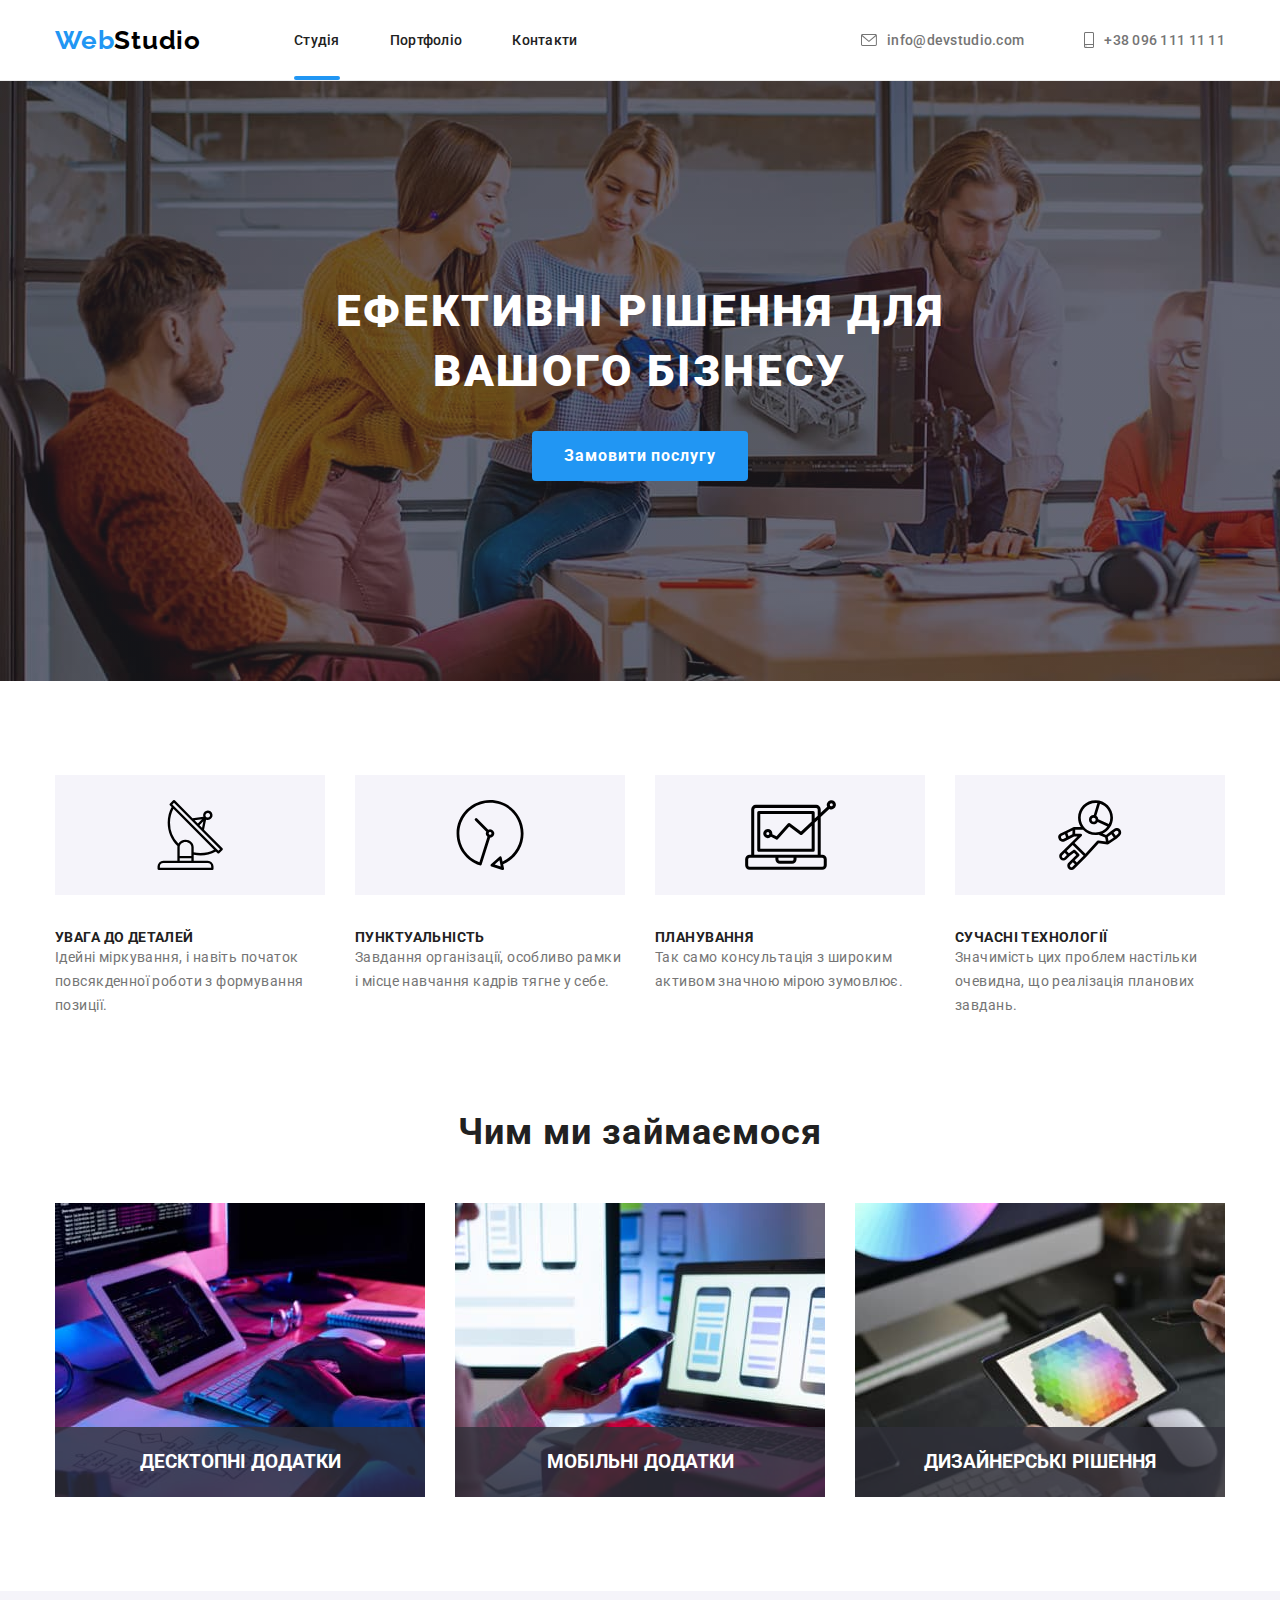
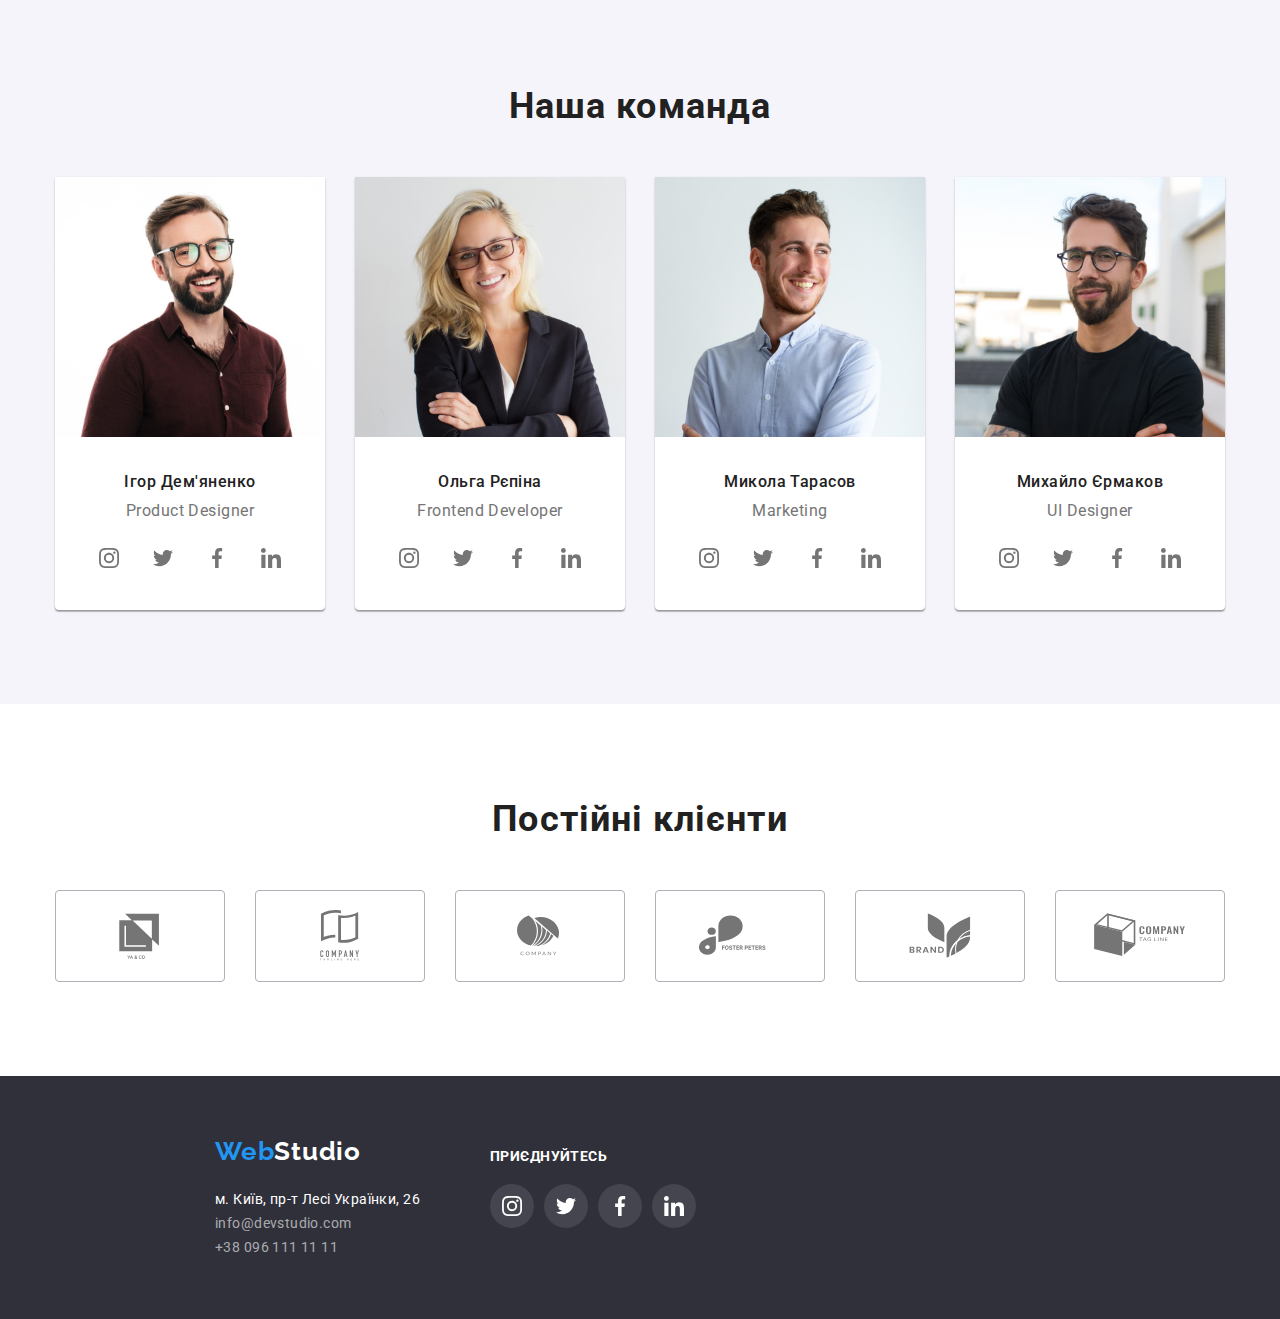
<file: index.html>
<!DOCTYPE html>
<html lang="en">
  <head>
    <meta charset="UTF-8" />
    <meta http-equiv="X-UA-Compatible" content="IE=edge" />
    <meta name="viewport" content="width=device-width, initial-scale=1.0" />
    <title>WebStudio</title>
    <link rel="preconnect" href="https://fonts.googleapis.com">
    <link rel="preconnect" href="https://fonts.gstatic.com" crossorigin>
    <link href="https://fonts.googleapis.com/css2?family=Raleway:wght@700&family=Roboto:wght@400;500;700;900&display=swap" rel="stylesheet">
    <link rel="stylesheet" href="https://cdnjs.cloudflare.com/ajax/libs/modern-normalize/1.1.0/modern-normalize.min.css">
    <link rel="stylesheet" href="./css/styles.css">
  </head>
  <body>
    <!-- Header -->
    <header>
      <nav class="container main-nav">
        <a class="logo" href="./index.html">Web<span class="part-logo">Studio</span></a>
        <ul class="site-nav">
          <li class="item">
            <a class="link active" href="./index.html">Студія</a>
          </li>
          <li class="item">
            <a class="link" href="./portfolio.html">Портфоліо</a>
          </li>
          <li class="item">
            <a class="link" href="">Контакти</a>
          </li>
        </ul>
        <ul class="contact">
          <li class="item">
            <a class="link" href="mailto:info@devstudio.com">
              <svg class="mail-icon" width="16" height="12">
                <use href="./images/sprite.svg#icon-envelope"></use> 
              </svg>
              info@devstudio.com
            </a>
          </li>
          <li class="item">
            <a class="link" href="tel:+380961111111">
              <svg class="phone-icon" width="10" height="16">
                <use href="./images/sprite.svg#icon-smartphone"></use>
              </svg>
              +38 096 111 11 11
              </a>
          </li>
        </ul>
      </nav>
    </header>
    <main>
      <!-- Hero -->
      <section class="section hero">
        <h1 class="hero-tittle">Ефективні рішення для вашого бізнесу</h1>
        <button class="hero-button" type="button" data-modal-open>Замовити послугу</button>
      </section>
      <!-- Benefits -->
      <section class="section benefits">
        <div class="container">
          <h2 class="section-title">Переваги</h2>
              <ul class="benefits-list">
                  <li class="item icon-atention">
                    <svg class="icon" width="270" height="120">
                      <use href="./images/sprite.svg#icon-atention"></use>
                    </svg>
                      <h3 class="benefits-title">УВАГА ДО ДЕТАЛЕЙ</h3>
                      <p>
                        Ідейні міркування, і навіть початок повсякденної роботи з
                        формування позиції.
                      </p>
                  </li>
                  <li class="item icon-punctuality">
                    <svg class="icon" width="270" height="120">
                      <use href="./images/sprite.svg#icon-punctuality"></use>
                    </svg>
                      <h3 class="benefits-title">ПУНКТУАЛЬНІСТЬ</h3>
                      <p>
                        Завдання організації, особливо рамки і місце навчання кадрів тягне
                        у себе.
                      </p>
                  </li>
                  <li class="item icon-planning">
                    <svg class="icon" width="270" height="120">
                      <use href="./images/sprite.svg#icon-planning"></use>
                    </svg>
                      <h3 class="benefits-title">ПЛАНУВАННЯ</h3>
                      <p>
                        Так само консультація з широким активом значною мірою зумовлює.
                      </p>
                  </li>
                  <li class="item icon-modern">
                    <svg class="icon" width="270" height="120">
                      <use href="./images/sprite.svg#icon-modern"></use>
                    </svg>
                      <h3 class="benefits-title">СУЧАСНІ ТЕХНОЛОГІЇ</h3>
                      <p>
                        Значимість цих проблем настільки очевидна, що реалізація планових
                        завдань.
                      </p>
                  </li>
              </ul>
        </div>
      </section>
      <!-- What we do -->
      <section class="section specialization">
        <div class="container">
          <h2 class="section-title">Чим ми займаємося</h2>
          <ul class="specialization-list">
            <li class="item">
              <a href=""><img src="./images/img.jpg" alt="десктопні додатки" width="370"></a>
              <h3>десктопні додатки</h3>
            </li>
            <li class="item">
              <a href=""><img src="./images/img1.jpg" alt="мобільні додатки" width="370"></a>
              <h3>мобільні додатки</h3>
            </li>
            <li class="item">
              <a href=""></a><img src="./images/img2.jpg" alt="дизайнерські рішення" width="370"></a>
              <h3>дизайнерські рішення</h3>
            </li>
          </ul>
        </div>
      </section>
      <!-- Our team -->
      <section class="section team">
        <div class="container">
          <h2 class="section-title">Наша команда</h2>
          <ul class="team-list">
            <li class="item">
              <img src="./images/pers1.jpg" alt="фото спеціаліста" width="270" />
                <h3 class="team-title">Ігор Дем'яненко</h3>
                <p>Product Designer</p>
                <ul class="social-icon">
                  <li class="social-item">
                    <a href="" class="social-link">
                      <svg class="icon" width="20" height="20">
                        <use href="./images/sprite.svg#icon-instagram"></use>>
                      </svg>
                    </a>
                  </li>
                  <li class="social-item">
                    <a href="" class="social-link">
                      <svg class="icon" width="20" height="20">
                        <use href="./images/sprite.svg#icon-twitter"></use>>
                      </svg>
                    </a>
                  </li>
                  <li class="social-item">
                    <a href="" class="social-link">
                      <svg class="icon" width="20" height="20">
                        <use href="./images/sprite.svg#icon-facebook"></use>>
                      </svg>
                    </a>
                  </li>
                  <li class="social-item">
                    <a href="" class="social-link">
                      <svg class="icon" width="20" height="20">
                        <use href="./images/sprite.svg#icon-linkedin"></use>>
                      </svg>
                    </a>
                  </li>
                </ul>
            </li>
            <li class="item">
              <img src="./images/pers2.jpg" alt="фото спеціаліста" width="270" />
              <h3 class="team-title">Ольга Рєпіна</h3>
              <p>Frontend Developer</p>
              <ul class="social-icon">
                <li class="social-item">
                  <a href="" class="social-link">
                    <svg class="icon" width="20" height="20">
                      <use href="./images/sprite.svg#icon-instagram"></use>>
                    </svg>
                  </a>
                </li>
                <li class="social-item">
                  <a href="" class="social-link">
                    <svg class="icon" width="20" height="20">
                      <use href="./images/sprite.svg#icon-twitter"></use>>
                    </svg>
                  </a>
                </li>
                <li class="social-item">
                  <a href="" class="social-link">
                    <svg class="icon" width="20" height="20">
                      <use href="./images/sprite.svg#icon-facebook"></use>>
                    </svg>
                  </a>
                </li>
                <li class="social-item">
                  <a href="" class="social-link">
                    <svg class="icon" width="20" height="20">
                      <use href="./images/sprite.svg#icon-linkedin"></use>>
                    </svg>
                  </a>
                </li>
              </ul>
            </li>
            <li class="item">
              <img src="./images/pers3.jpg" alt="фото спеціаліста" width="270" />
              <h3 class="team-title">Микола Тарасов</h3>
              <p>Marketing</p>
              <ul class="social-icon">
                <li class="social-item">
                  <a href="" class="social-link">
                    <svg class="icon" width="20" height="20">
                      <use href="./images/sprite.svg#icon-instagram"></use>>
                    </svg>
                  </a>
                </li>
                <li class="social-item">
                  <a href="" class="social-link">
                    <svg class="icon" width="20" height="20">
                      <use href="./images/sprite.svg#icon-twitter"></use>>
                    </svg>
                  </a>
                </li>
                <li class="social-item">
                  <a href="" class="social-link">
                    <svg class="icon" width="20" height="20">
                      <use href="./images/sprite.svg#icon-facebook"></use>>
                    </svg>
                  </a>
                </li>
                <li class="social-item">
                  <a href="" class="social-link">
                    <svg class="icon" width="20" height="20">
                      <use href="./images/sprite.svg#icon-linkedin"></use>>
                    </svg>
                  </a>
                </li>
              </ul>
            </li>
            <li class="item">
              <img src="./images/pers4.jpg" alt="фото спеціаліста" width="270" />
              <h3 class="team-title">Михайло Єрмаков</h3>
              <p>UI Designer</p>
              <ul class="social-icon">
                <li class="social-item">
                  <a href="" class="social-link">
                    <svg class="icon" width="20" height="20">
                      <use href="./images/sprite.svg#icon-instagram"></use>>
                    </svg>
                  </a>
                </li>
                <li class="social-item">
                  <a href="" class="social-link">
                    <svg class="icon" width="20" height="20">
                      <use href="./images/sprite.svg#icon-twitter"></use>>
                    </svg>
                  </a>
                </li>
                <li class="social-item">
                  <a href="" class="social-link">
                    <svg class="icon" width="20" height="20">
                      <use href="./images/sprite.svg#icon-facebook"></use>>
                    </svg>
                  </a>
                </li>
                <li class="social-item">
                  <a href="" class="social-link">
                    <svg class="icon" width="20" height="20">
                      <use href="./images/sprite.svg#icon-linkedin"></use>>
                    </svg>
                  </a>
                </li>
              </ul>
            </li>
          </ul>
        </div>
      </section>
      <section class="section clients">
        <div class="container">
          <h2 class="section-title">Постійні клієнти</h2>
          <ul class="clients-list">
            <li class="item">
              <a href="" class="link">
                <svg class="client-icon">
                  <use href="./images/sprite.svg#icon-company1"></use>
                </svg>
              </a>
            </li>
            <li class="item">
              <a href="" class="link">
                <svg class="client-icon">
                  <use href="./images/sprite.svg#icon-company2"></use>
                </svg>
              </a>
            </li>
            <li class="item">
              <a href="" class="link">
                <svg class="client-icon">
                  <use href="./images/sprite.svg#icon-company3"></use>
                </svg>
              </a>
            </li>
            <li class="item">
              <a href="" class="link">
                <svg class="client-icon">
                  <use href="./images/sprite.svg#icon-company4"></use>
                </svg>
              </a>
            </li>
            <li class="item">
              <a href="" class="link">
                <svg class="client-icon">
                  <use href="./images/sprite.svg#icon-company5"></use>
                </svg>
              </a>
            </li>
            <li class="item">
              <a href="" class="link">
                <svg class="client-icon">
                  <use href="./images/sprite.svg#icon-company6"></use>
                </svg>
              </a>
            </li>
          </ul>
        </div>
      </section>
    </main>
    <!-- Footer -->
    <footer>
      <div class="footer-info">
        <a class="logo" href="./index.html">Web<span class="logo-footer">Studio</span></a>
        <address>
          <ul class="footer-list">
            <li>
              <a class="link adress" href="https://goo.gl/maps/mhP16A6NYwnRhTqU8" target="_blank"
                rel="noreferrer noopener nofollow">м. Київ, пр-т Лесі Українки, 26</a>
            </li>
            <li><a class="link" href="mailto:info@devstudio.com">info@devstudio.com</a></li>
            <li><a class="link" href="tel:+380961111111">+38 096 111 11 11</a></li>
          </ul>
        </address>
      </div>
      <div class="footer-icons">
        <h1>приєднуйтесь</h1>
        <ul class="social-icon">
          <li class="social-item">
            <a href="" class="social-link">
              <svg class="icon" width="20" height="20">
                <use href="./images/sprite.svg#icon-instagram"></use>>
              </svg>
            </a>
          </li>
          <li class="social-item">
            <a href="" class="social-link">
              <svg class="icon" width="20" height="20">
                <use href="./images/sprite.svg#icon-twitter"></use>>
              </svg>
            </a>
          </li>
          <li class="social-item">
            <a href="" class="social-link">
              <svg class="icon" width="20" height="20">
                <use href="./images/sprite.svg#icon-facebook"></use>>
              </svg>
            </a>
          </li>
          <li class="social-item">
            <a href="" class="social-link">
              <svg class="icon" width="20" height="20">
                <use href="./images/sprite.svg#icon-linkedin"></use>>
              </svg>
            </a>
          </li>
        </ul>
      </div>
    </footer>
    <div class="backdrop is-hidden" data-modal>
      <div class="modal">
        <button class="modal-close" data-modal-close>
          <svg width="18" height="18" viewBox="0 0 18 18" fill="none" xmlns="http://www.w3.org/2000/svg">
            <path
              d="M15 4.10786L13.8921 3L9.5 7.39214L5.10786 3L4 4.10786L8.39214 8.5L4 12.8921L5.10786 14L9.5 9.60786L13.8921 14L15 12.8921L10.6079 8.5L15 4.10786Z"
              fill="black" />
          </svg>
        </button>
      </div>
    </div>
    <script src="./js/modal.js"></script>
  </body>
</html>
</file>
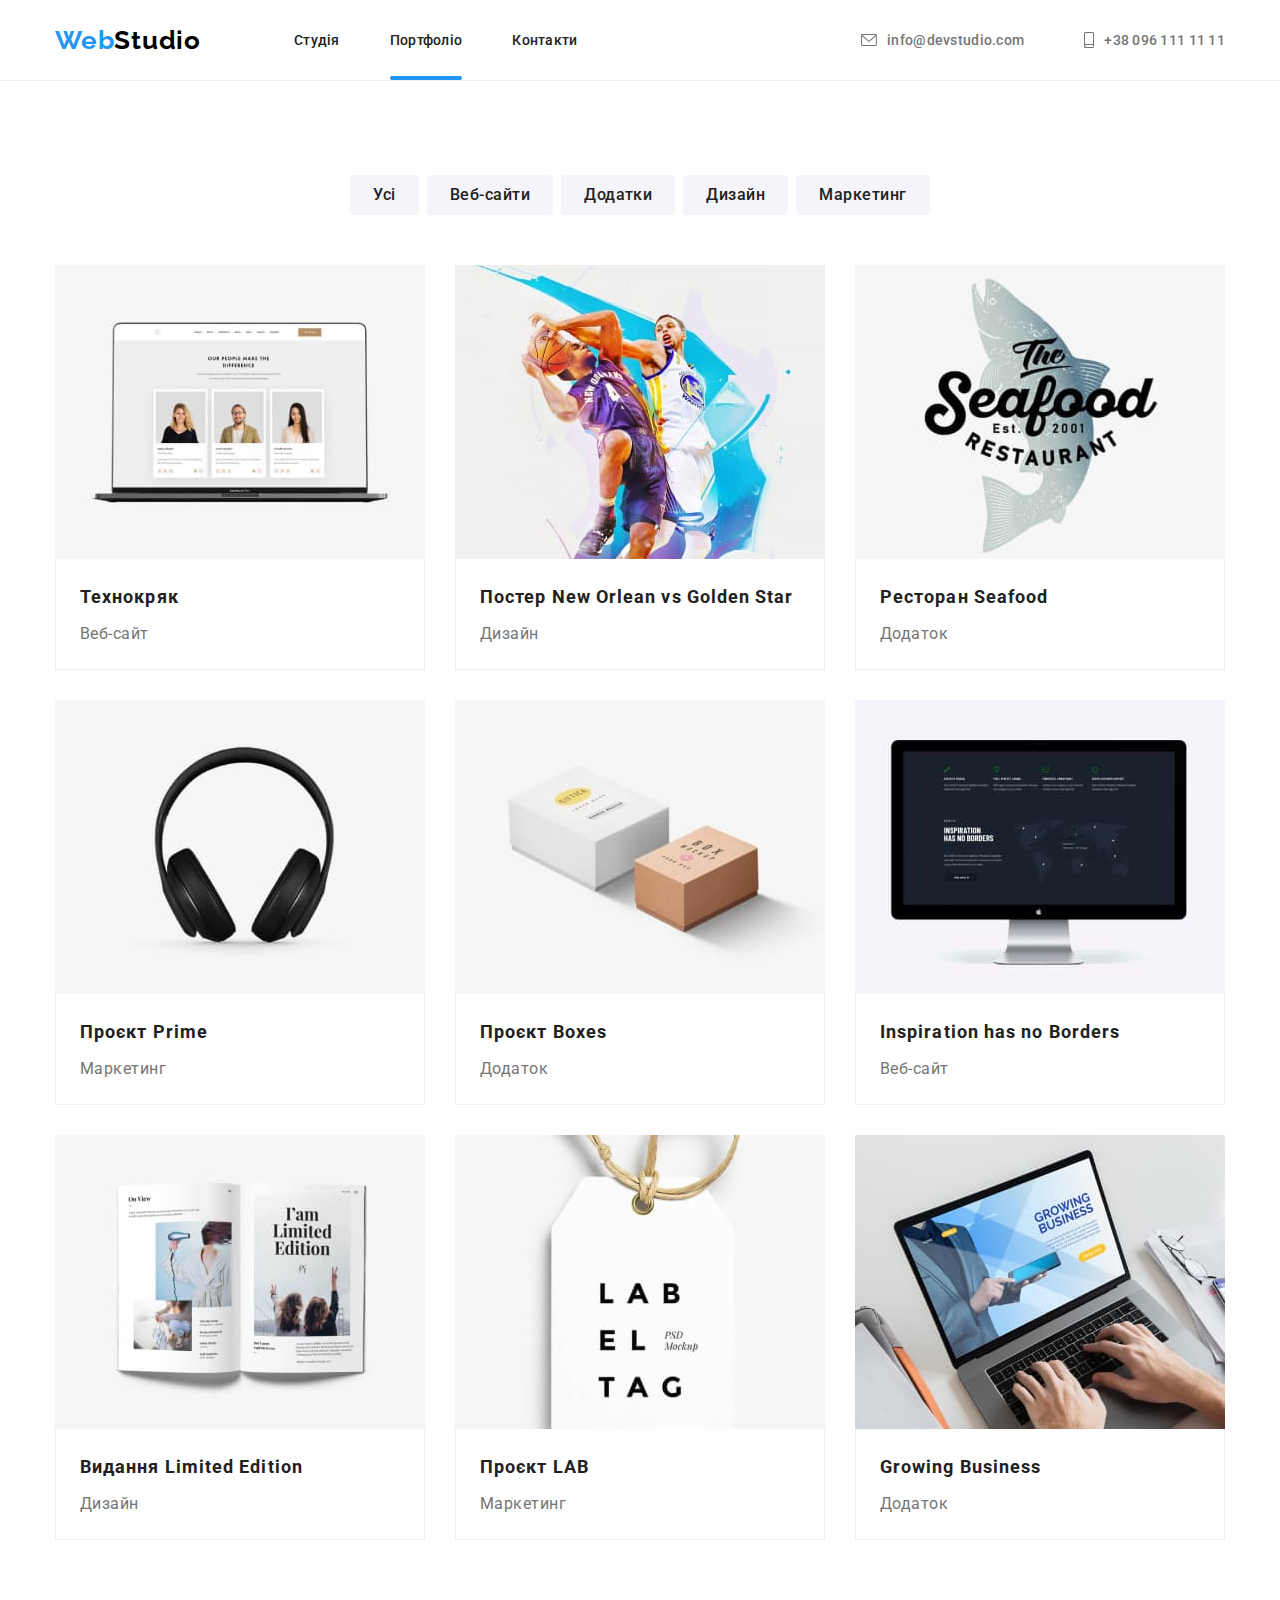
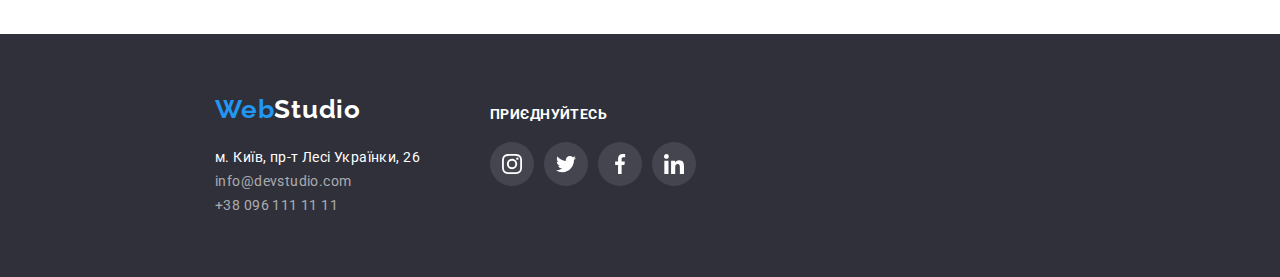
<file: portfolio.html>
<!DOCTYPE html>
<html lang="en">
  <head>
    <meta charset="UTF-8" />
    <meta http-equiv="X-UA-Compatible" content="IE=edge" />
    <meta name="viewport" content="width=device-width, initial-scale=1.0" />
    <title>Portfolio</title>
    <link rel="preconnect" href="https://fonts.googleapis.com">
    <link rel="preconnect" href="https://fonts.gstatic.com" crossorigin>
    <link href="https://fonts.googleapis.com/css2?family=Raleway:wght@700&family=Roboto:wght@400;500;700;900&display=swap" rel="stylesheet">
    <link rel="stylesheet" href="https://cdnjs.cloudflare.com/ajax/libs/modern-normalize/1.1.0/modern-normalize.min.css">
    <link rel="stylesheet" href="./css/styles.css">
  </head>
  <body>
    <!-- Header -->
    <header>
      <nav class="container main-nav">
        <a class="logo" href="./index.html">Web<span class="part-logo">Studio</span></a>
        <ul class="site-nav">
          <li class="item">
            <a class="link" href="./index.html">Студія</a>
          </li>
          <li class="item">
            <a class="link active" href="./portfolio.html">Портфоліо</a>
          </li>
          <li class="item">
            <a class="link" href="">Контакти</a>
          </li>
        </ul>
        <ul class="contact">
          <li class="item">
            <a class="link" href="mailto:info@devstudio.com">
              <svg class="mail-icon" width="16" height="12">
                <use href="./images/sprite.svg#icon-envelope"></use>
              </svg>
              info@devstudio.com
            </a>
          </li>
          <li class="item">
            <a class="link" href="tel:+380961111111">
              <svg class="phone-icon" width="10" height="16">
                <use href="./images/sprite.svg#icon-smartphone"></use>
              </svg>
              +38 096 111 11 11
            </a>
          </li>
        </ul>
      </nav>
    </header>
    <main>
      <section class="section portfolio">
        <div class="container">
          <h1>Наші роботи</h1>
              <ul class="list-buttons">
                <li class="item"><button class="button" type="button">Усі</button></li>
                <li class="item"><button class="button" type="button">Веб-сайти</button></li>
                <li class="item"><button class="button" type="button">Додатки</button></li>
                <li class="item"><button class="button" type="button">Дизайн</button></li>
                <li class="item"><button class="button" type="button">Маркетинг</button></li>
              </ul>
              <ul class="project-list">
                <li class="item">
                  <a class="project-link" href="">
                    <div class="project-img">
                      <img src="./images/project1.jpg" alt="тенокряк">
                      <p class="project-discr">Ресурс пропонує комплексні пропозиції з різним рівнем функціоналу та сервісів. Все це дозволить відвідувачу отримати вичерпні відомості про компанію чи приватну особу.</p>
                    </div>
                    <div class="project-info">
                      <h2>Технокряк</h2>
                      <p>Веб-сайт</p>
                    </div>
                  </a>
                </li>
                <li class="item">
                  <a class="project-link" href="">
                    <div class="project-img">
                      <img src="./images/project2.jpg" alt="постер">
                      <p class="project-discr"></p>
                    </div>
                    <div class="project-info">
                      <h2>Постер New Orlean vs Golden Star</h2>
                      <p>Дизайн</p>
                    </div>
                  </a>
                </li>
                <li class="item">
                  <a class="project-link" href="">
                    <div class="project-img">
                      <img src="./images/project3.jpg" alt="ресторан">
                      <p class="project-discr"></p>
                    </div>
                    <div class="project-info">
                      <h2>Ресторан Seafood</h2>
                      <p>Додаток</p>
                    </div>
                  </a>
                </li>
                <li class="item">
                  <a class="project-link" href="">
                    <div class="project-img">
                      <img src="./images/project4.jpg" alt="проект">
                      <p class="project-discr"></p>
                    </div>
                    <div class="project-info">
                      <h2>Проєкт Prime</h2>
                      <p>Маркетинг</p>
                    </div>
                  </a>
                </li>
                <li class="item">
                  <a class="project-link" href="">
                    <div class="project-img">
                      <img src="./images/project5.jpg" alt="проект">
                      <p class="project-discr"></p>
                    </div>
                    <div class="project-info">
                      <h2>Проєкт Boxes</h2>
                      <p>Додаток</p>
                    </div>
                  </a>
                </li>
                <li class="item">
                  <a class="project-link" href="">
                    <div class="project-img">
                      <img src="./images/project6.jpg" alt="натхнення без кордонів">
                      <p class="project-discr"></p>
                    </div>
                    <div class="project-info">
                      <h2>Inspiration has no Borders</h2>
                      <p>Веб-сайт</p>
                    </div>
                  </a>
                </li>
                <li class="item">
                  <a class="project-link" href="">
                    <div class="project-img">
                      <img src="./images/project7.jpg" alt="видання">
                      <p class="project-discr"></p>
                    </div>
                    <div class="project-info">
                      <h2>Видання Limited Edition</h2>
                      <p>Дизайн</p>
                    </div>
                  </a>
                </li>
                <li class="item">
                  <a class="project-link" href="">
                    <div class="project-img">
                      <img src="./images/project8.jpg" alt="проект">
                      <p class="project-discr"></p>
                    </div>
                    <div class="project-info">
                      <h2>Проєкт LAB</h2>
                      <p>Маркетинг</p>
                    </div>
                  </a>
                </li>
                <li class="item">
                  <a class="project-link" href="">
                    <div class="project-img">
                      <img src="./images/project9.jpg" alt="зростаючий бізнес">
                      <p class="project-discr"></p>
                    </div>
                    <div class="project-info">
                      <h2>Growing Business</h2>
                      <p>Додаток</p>
                    </div>
                  </a>
                </li>
              </ul>
        </div>
        </section>
    </main>
    <!-- Footer -->
    <footer>
      <div class="footer-info">
        <a class="logo" href="./index.html">Web<span class="logo-footer">Studio</span></a>
        <address>
          <ul class="footer-list">
            <li>
              <a class="link adress" href="https://goo.gl/maps/mhP16A6NYwnRhTqU8" target="_blank"
                rel="noreferrer noopener nofollow">м. Київ, пр-т Лесі Українки, 26</a>
            </li>
            <li><a class="link" href="mailto:info@devstudio.com">info@devstudio.com</a></li>
            <li><a class="link" href="tel:+380961111111">+38 096 111 11 11</a></li>
          </ul>
        </address>
      </div>
      <div class="footer-icons">
        <h1>приєднуйтесь</h1>
        <ul class="social-icon">
          <li class="social-item">
            <a href="" class="social-link">
              <svg class="icon" width="20" height="20">
                <use href="./images/sprite.svg#icon-instagram"></use>>
              </svg>
            </a>
          </li>
          <li class="social-item">
            <a href="" class="social-link">
              <svg class="icon" width="20" height="20">
                <use href="./images/sprite.svg#icon-twitter"></use>>
              </svg>
            </a>
          </li>
          <li class="social-item">
            <a href="" class="social-link">
              <svg class="icon" width="20" height="20">
                <use href="./images/sprite.svg#icon-facebook"></use>>
              </svg>
            </a>
          </li>
          <li class="social-item">
            <a href="" class="social-link">
              <svg class="icon" width="20" height="20">
                <use href="./images/sprite.svg#icon-linkedin"></use>>
              </svg>
            </a>
          </li>
        </ul>
      </div>
    </footer>
  </body>
</html>
</file>
<file: css/styles.css>
/* основний колір фону білий #FFFFFF */
/* акцент #2196F3 */
/* вторинний колір фону #2F303A */

:root {
  --primary-text-color: #757575;
  --title-text-color: #212121;
  --accent-color: #2196f3;
}

body {
  font-family: Roboto, sans-serif;
  background-color: #ffffff;
  color: var(--primary-text-color);
  overflow-x: hidden;
}

ul {
  list-style: none;
}

h1,
h2,
h3,
p,
ul {
  margin: 0 0;
  padding: 0 0;
}

.link {
  text-decoration: none;
}

.container {
  margin: 0 auto;
  width: 1200px;
  padding: 0 15px;
}

.section {
  padding-bottom: 94px;
  padding-top: 94px;
}

header {
  border-bottom: 1px solid #ececec;
}

.main-nav {
  display: flex;
  align-items: center;
}

/* Logo */

.logo {
  font-family: Raleway, sans-serif;
  color: var(--accent-color);
  font-weight: 700;
  font-size: 26px;
  line-height: calc(31 / 26);
  letter-spacing: 0.03em;
  text-decoration: none;
}

.part-logo {
  color: #000;
}

/* Site-nav */

.site-nav {
  display: flex;
  margin-left: 93px;
}

.contact .link,
.site-nav .link {
  display: block;
  padding-top: 32px;
  padding-bottom: 32px;
}

.contact .item + .item,
.site-nav .item + .item {
  margin-left: 50px;
}
.contact {
  display: flex;
  margin-left: auto;
}

.site-nav .link {
  display: block;
  position: relative;
  font-weight: 500;
  font-size: 14px;
  line-height: calc(16 / 14);
  letter-spacing: 0.02em;
  color: var(--title-text-color);
}

.site-nav .link::after {
  content: '';
  position: absolute;
  display: block;
  bottom: 0;
  width: 100%;
  height: 4px;
  background-color: var(--accent-color);
  border-radius: 2px;
  opacity: 0;
  transition-property: opacity;
  transition-duration: 250ms;
  transition-timing-function: cubic-bezier(0.4, 0, 0.2, 1);
}

.site-nav .active::after {
  opacity: 1;
}

.mail-icon,
.phone-icon {
  margin-right: 10px;
  fill: currentColor;
}

.contact .link {
  padding-left: 10px;
  display: flex;
  align-items: center;
  justify-content: center;

  font-weight: 500;
  font-size: 14px;
  line-height: calc(16 / 14);
  letter-spacing: 0.02em;
  color: var(--primary-text-color);
}

.contact .mail-icon:hover,
.contact .mail-icon:focus,
.contact .phone-icon:hover,
.contact .phone-icon:focus {
  transition-property: fill;
  transition-duration: 250ms;
  transition-timing-function: cubic-bezier(0.4, 0, 0.2, 1);
  fill: var(--accent-color);
  transition: 250ms cubic-bezier(0.4, 0, 0.2, 1);
}

.site-nav .link:hover,
.site-nav .link:focus,
.contact .link:hover,
.contact .link:focus,
.footer-list .link:hover,
.footer-list .link:focus {
  color: var(--accent-color);
  transition: 250ms cubic-bezier(0.4, 0, 0.2, 1);
}

/* Hero */

.hero {
  max-width: 1600px;
  height: 600px;
  margin-left: auto;
  margin-right: auto;
  background-image: linear-gradient(
      to right,
      rgba(47, 48, 58, 0.4),
      rgba(47, 48, 58, 0.4)
    ),
    url(../images/backgrond-hero.jpg);
  background-color: rgba(47, 48, 58, 0.4);
  text-align: center;
  padding-top: 200px;
  padding-bottom: 200px;
}

.hero-button {
  width: 216px;
  height: 50px;
  margin-top: 30px;
  border-radius: 4px;
  border: 1px solid transparent;
  background-color: var(--accent-color);
  color: #ffffff;
  font-weight: 700;
  font-style: 16px;
  line-height: calc(30 / 16);
  letter-spacing: 0.06em;
}

.hero-tittle {
  width: 696px;
  margin-left: auto;
  margin-right: auto;
  color: #ffffff;
  font-weight: 900;
  font-size: 44px;
  line-height: 60px;
  letter-spacing: 0.06em;
  text-transform: uppercase;
}

.section-title {
  color: var(--title-text-color);
  font-weight: 700;
  font-size: 36px;
  line-height: calc(42 / 36);
  text-align: center;
  letter-spacing: 0.03em;
}

/* Benefits */

.benefits .section-title {
  display: none;
}

.benefits-list .icon {
  background-color: #f5f4fa;
  padding-top: 25px;
  padding-bottom: 25px;
  margin-bottom: 30px;
}

.benefits-list,
.specialization-list,
.team-list {
  display: flex;
}

.benefits-title {
  color: var(--title-text-color);
  font-weight: 700;
  font-size: 14px;
  line-height: calc(16 / 14);
  letter-spacing: 0.03em;
}

.benefits {
  padding-bottom: 0;
}

.benefits .item,
.team-list .item {
  width: 270px;
  margin-right: 30px;
}

.benefits .item:last-child,
.team-list .item:last-child,
.specialization-list .item:last-child {
  margin-right: 0;
}

.benefits p {
  font-size: 14px;
  line-height: calc(24 / 14);
  letter-spacing: 0.03em;
}

/* Specialization */

.specialization .section-title {
  margin-bottom: 50px;
}

.specialization-list .item {
  width: 370px;
  margin-right: 30px;
  position: relative;
}

.specialization-list img {
  display: block;
}

.specialization-list {
  align-items: center;
}

.specialization-list h3 {
  display: flex;
  position: absolute;
  bottom: 0;
  width: 370px;
  height: 70px;
  justify-content: center;
  align-items: center;
  background-color: rgba(47, 48, 58, 0.8);
  text-transform: uppercase;
  color: #fff;
}

/* Our team */

.section.team {
  background-color: #f5f4fa;
}

.team .section-title {
  margin-bottom: 50px;
}

.team .item {
  background-color: #fff;
  width: 270px;
  border-bottom-left-radius: 4px;
  border-bottom-right-radius: 4px;
  box-shadow: 0 2px 1px rgba(0, 0, 0, 0.2), 0 1px 1px rgba(0, 0, 0, 0.14),
    0 1px 3px rgba(0, 0, 0, 0.12);
}

.team-title {
  color: var(--title-text-color);
  font-weight: 500;
  font-size: 16px;
  line-height: calc(19 / 16);
  text-align: center;
  letter-spacing: 0.03em;
  margin-top: 30px;
  margin-bottom: 10px;
}

.team p {
  font-size: 16px;
  line-height: 19px;
  text-align: center;
  letter-spacing: 0.03em;
}

.social-item {
  width: 44px;
  height: 44px;
  margin-right: 10px;
}

.social-icon {
  display: flex;
  align-items: center;
  margin-left: 32px;
  margin-right: 32px;
  margin-top: 16px;
  margin-bottom: 30px;
}

.social-item:nth-child(4) {
  margin-right: 0px;
}

.social-link {
  width: 100%;
  height: 100%;
  display: flex;
  align-items: center;
  justify-content: center;
  border-radius: 50%;
  color: var(--primary-text-color);
}

.social-icon .icon {
  fill: currentColor;
}

.social-link:hover,
.social-link:focus {
  background-color: var(--accent-color);
  color: #fff;
  transition: 250ms cubic-bezier(0.4, 0, 0.2, 1);
}

/* Clients */

.clients-list {
  display: flex;
}

.clients-list .item {
  width: 170px;
  height: 92px;
  margin-right: 30px;
  border: 1px solid #afb1b8;
  border-radius: 4px;
}

.clients-list .link {
  width: 100%;
  height: 100%;
}

.clients-list .client-icon {
  width: 100%;
  height: 100%;
  padding: 16px 32px;
  display: flex;
  align-items: center;
  justify-content: center;
  fill: var(--primary-text-color);
}

.clients-list .item:last-child {
  margin-right: 0;
}

.clients-list .item:hover,
.clients-list .item:focus,
.client-icon:hover,
.client-icon:focus {
  fill: var(--accent-color);
  border-color: var(--accent-color);
  transition: 250ms cubic-bezier(0.4, 0, 0.2, 1);
}

.clients .section-title {
  margin-bottom: 50px;
}

/* Footer */

footer {
  background-color: #2f303a;
  padding-top: 60px;
  padding-bottom: 60px;
  font-style: normal;
}

address {
  font-style: normal;
}

.logo-footer {
  color: #ffffff;
}

footer .footer-list {
  margin-top: 20px;
}

.footer-list a {
  color: rgba(255, 255, 255, 0.6);
  text-decoration: none;
  font-size: 14px;
  line-height: calc(24 / 14);
  letter-spacing: 0.03em;
}

.footer-list .adress {
  color: #ffffff;
}

.footer-icons h1 {
  text-transform: uppercase;
  color: #fff;
  font-size: 14px;
  line-height: calc(16.41 / 14);
  letter-spacing: 0.03em;
}

footer {
  display: flex;
  width: 1600px;
  margin-left: auto;
  margin-right: auto;
}

.footer-info {
  margin-left: 215px;
}

.footer-icons {
  margin-left: 70px;
}

.footer-icons .social-icon {
  margin-left: 0;
}

.footer-icons .social-item {
  background-color: rgba(255, 255, 255, 0.1);
  border-radius: 50%;
}

.footer-icons h1 {
  margin-top: 12px;
  margin-bottom: 20px;
}

.footer-icons .icon {
  fill: #fff;
}

/* Portfolio */

.portfolio h1 {
  display: none;
}

.list-buttons button {
  color: var(--title-text-color);
  background-color: #f5f4fa;
  font-weight: 500;
  font-size: 16px;
  line-height: calc(26 / 16);
  text-align: center;
  letter-spacing: 0.03em;
  text-decoration: none;
  cursor: pointer;
}

.list-buttons button:hover,
.list-buttons button:focus {
  color: #ffffff;
  background: var(--accent-color);
  transition: 250ms cubic-bezier(0.4, 0, 0.2, 1);
}

.list-buttons {
  display: flex;
  justify-content: center;
  margin-bottom: 50px;
}

.list-buttons .item {
  margin-right: 8px;
}

.list-buttons .item:last-child {
  margin-right: 0;
}

.project-list {
  display: flex;
  flex-wrap: wrap;
}

.project-list .item {
  margin-right: 30px;
  margin-bottom: 30px;
  width: 370px;
  /* border: 1px solid #eeeeee; */
}

.project-info {
  border-left: 1px solid #eeeeee;
  border-bottom: 1px solid #eeeeee;
  border-right: 1px solid #eeeeee;
  padding: 20px 24px;
}

.project-list img {
  display: block;
}

.project-img {
  position: relative;
  overflow: hidden;
}

.project-link {
  display: block;
}

.project-list .project-discr {
  position: absolute;
  top: 0;
  left: 0;
  padding: 63px 24px;
  width: 100%;
  height: 100%;
  background-color: rgba(33, 150, 243, 0.9);
  font-size: 18px;
  line-height: 1.56;
  color: #ffffff;
  transform: translateY(100%);
  opacity: 0;
  transition: transform 250ms cubic-bezier(0.4, 0, 0.2, 1), 
  opacity 250ms cubic-bezier(0.4, 0, 0.2, 1);
}

.project-link:hover .project-discr,
.project-link:focus .project-discr{
  transform: translateY(0);
  opacity: 1;
}

.project-list .item:hover {
  box-shadow: 1px 4px 6px 0px #00000029;
  box-shadow: 0px 4px 4px 0px #0000000f;
  box-shadow: 0px 1px 1px 0px #0000001f;
  transition: 250ms cubic-bezier(0.4, 0, 0.2, 1);
  }

.project-list .item:nth-child(3n) {
  margin-right: 0;
}

.project-list .item:nth-last-child(-n + 3) {
  margin-bottom: 0px;
}

.button {
  padding: 6px 22px;
  border-radius: 4px;
  border: 1px solid transparent;
}

.project-list h2 {
  color: var(--title-text-color);
  font-weight: 700;
  font-size: 18px;
  line-height: 36px;
  letter-spacing: 0.06em;
  margin-bottom: 4px;
}

.project-list a {
  text-decoration: none;
}

.project-list p {
  color: var(--primary-text-color);
  font-size: 16px;
  line-height: calc(30 / 16);
  letter-spacing: 0.03em;
}

.backdrop {
  position: fixed;
  top: 0;
  left: 0;
  width: 100%;
  height: 100%;
  background-color: rgba(0, 0, 0, 0.2);
}

.backdrop.is-hidden {
  opacity: 0;
  pointer-events: none;
}

.modal {
  position: absolute;
  top: 50%;
  left: 50%;
  transform: translate(-50%, -50%);
  width: 528px;
  height: 581px;
  background-color: #fff;
  box-shadow: 0px 2px 1px 0px rgba(0, 0, 0, 0.2);
  box-shadow: 0px 1px 1px 0px rgba(0, 0, 0, 0.14);
  box-shadow: 0px 1px 3px 0px rgba(0, 0, 0, 0.12);
}

.modal-close {
  position: absolute;
    top: 0;
    right: 0;
    display: flex;
    align-items: center;
    justify-content: center;
    width: 30px;
    height: 30px;
    margin-top: 8px;
    margin-right: 8px;
    border: 1px solid rgba(0, 0, 0, 0.1);
    border-radius: 50%;
    cursor: pointer;
    color: #000000;
    background-color: #fff;
}
</file>
